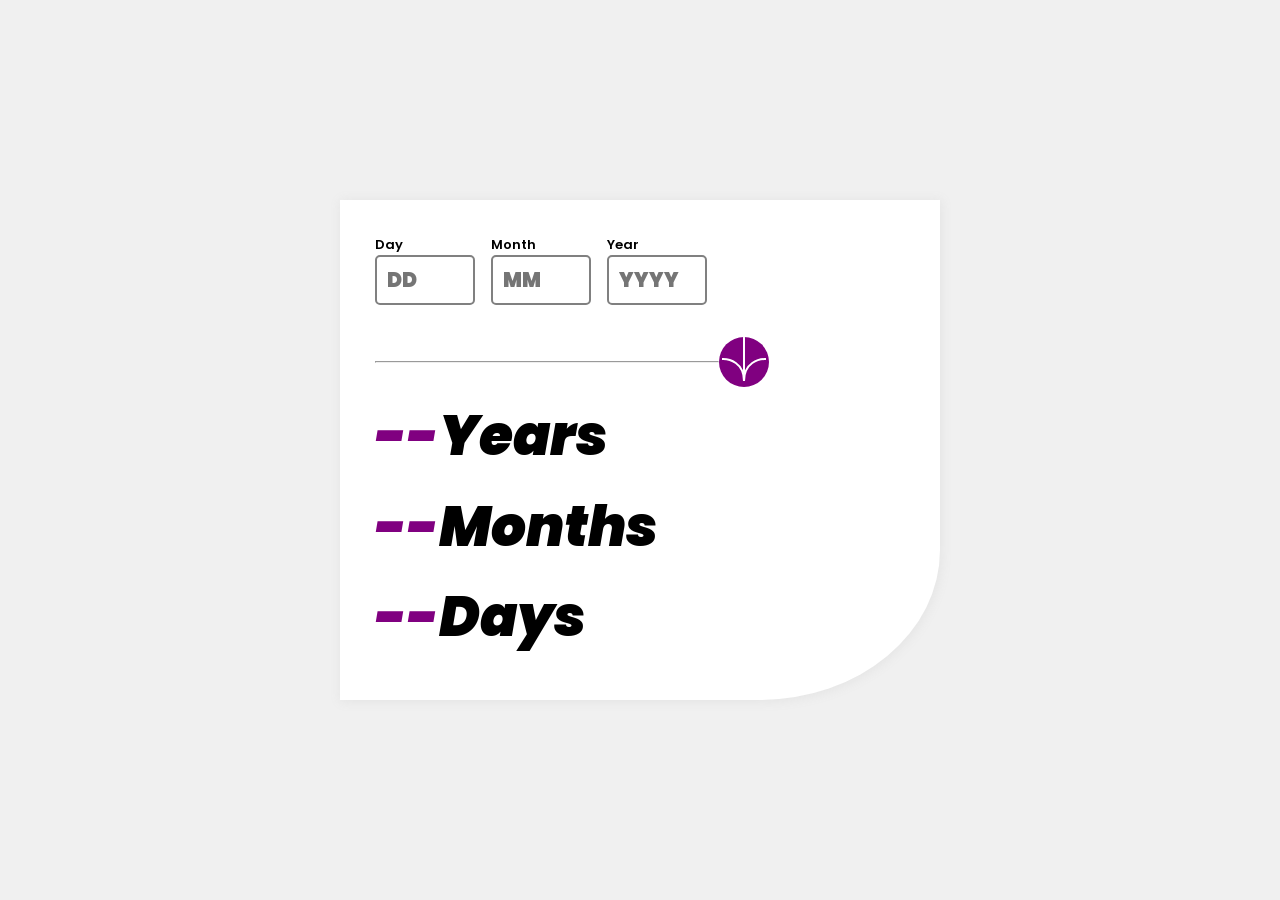
<file: Agecalculator.html>
<!DOCTYPE html>
<html lang="en">
<head>
    <meta charset="UTF-8">
    <meta name="viewport" content="width=device-width, initial-scale=1.0">
    <link rel="stylesheet" href="./Agecalculator.css">
    <link rel="shortcut icon" href="./assets/favicon-32x32.png" type="image/x-icon">
    <title>Age Calculator | berti</title>
</head>
<body>
    <div id="parent">
        <div class="wrapper">
            <div class="inputwrapper">
                <div class="inputcontainer">
                    <label for="day">Day</label>
                    <input placeholder="DD" type="number" id="day">
                    <small>this field is required</small>
                </div>

                
                <div class="inputcontainer">
                    <label for="Month">Month</label>
                    <input placeholder="MM" type="number" id="month">
                    <small>this field is required</small>
                </div>

                 
                <div class="inputcontainer">
                    <label for="Year">Year</label>
                    <input placeholder="YYYY" type="number" id="year">
                    <small>this field is required</small>
                </div>
            </div>

            <div class="horizontalLine">
                <hr>
                <button>
                    <img src="./assets/icon-arrow.svg" alt="">
                </button>
            </div>

            <div class="textcontainer">
                <div>
                    <span>--</span>
                   <p>Years</p> 
                </div>

                <div>
                    <span>--</span>
                   <p>Months</p> 
                </div>

                 <div>
                    <span>--</span>
                   <p>Days</p> 
                </div>
            </div>

        </div>
    </div>
</body>
</html>
</file>
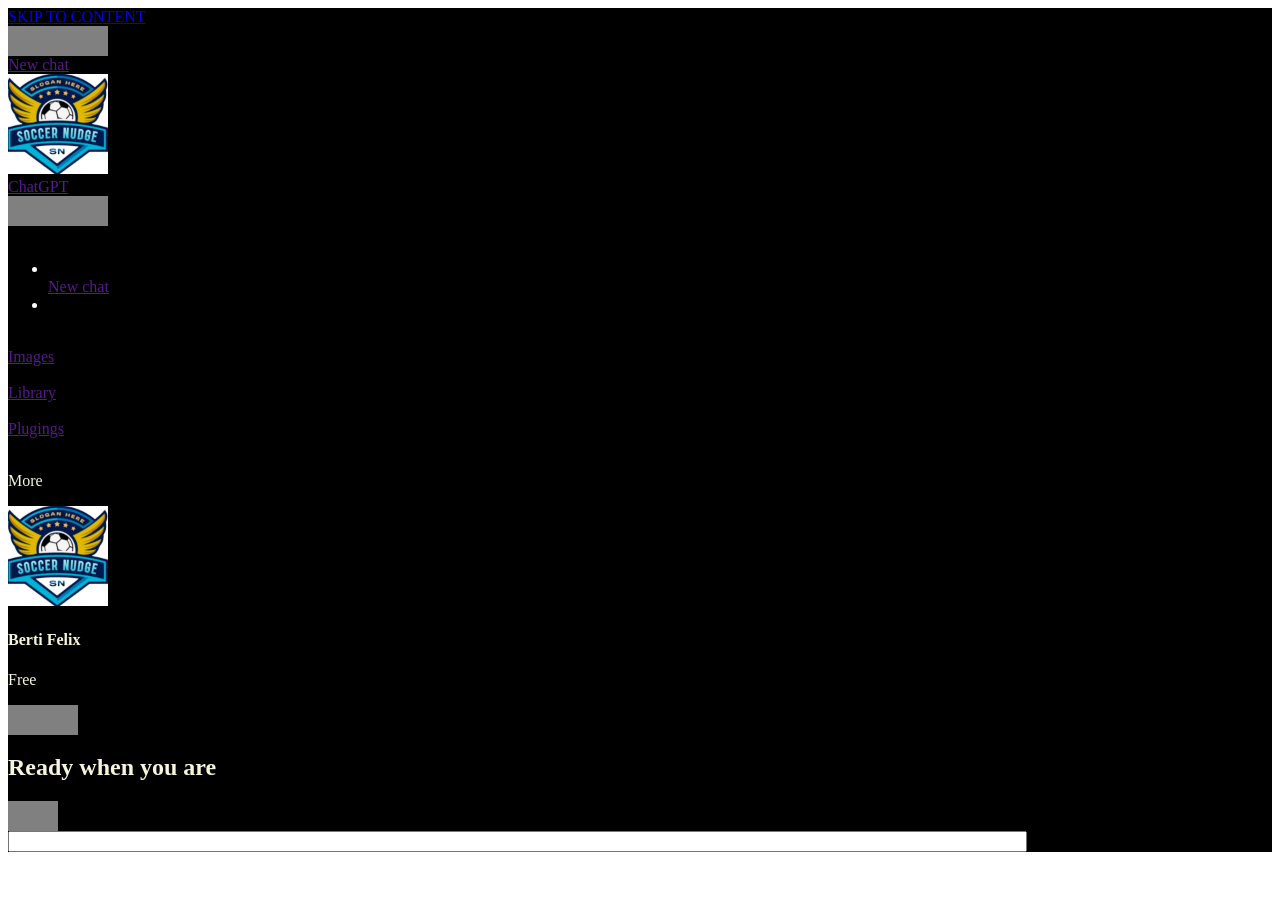
<file: assignment.html>
<!DOCTYPE html>
<html lang="en">
<head>
    <meta charset="UTF-8">
    <meta name="viewport" content="width=device-width, initial-scale=1.0">
    <title>Document</title>
</head>
<body>
    <div style=" height: auto; width: 100%; background-color: black;">
        <a href="#">SKIP TO CONTENT</a>
        <div style="background-color: gray; height: 30px; width: 100px;"></div>
        <a href="">New chat</a>
        <br>
        <img src="./f93474560.jpg" alt="" style="height: 100px; width: 100px;">
        <br>
        <a href="">ChatGPT</a>
        <div style="background-color: gray; height: 30px; width: 100px;"></div>
        <br>
        <ul>
            <li style="color: white;"></li>
            <a href="">New chat</a>
            <li style="color: white;"></li>
        </ul>
        
        <br>
        <a href="">Images</a>
        <br>
        <br>
        <a href="">Library</a>
        <br>
        <br>
        <a href="">Plugings</a>
        <br>
        <br>
        <p style="color: beige;">More</p>
        <img src="./f93474560.jpg" alt="" style="height: 100px; width: 100px;">
        <h4 style="color: beige;">Berti Felix</h4>
        <p style="color: beige;">Free</p>
         <div style="background-color: gray; height: 30px; width: 70px;"></div>
         <h2 style="color: beige;">Ready when you are</h2>
          <div style="background-color: gray; height: 30px; width: 50px;"></div>
          <input type="text" style="width: 80%;">
    </div>

     
        

    
</body>
</html>
</file>
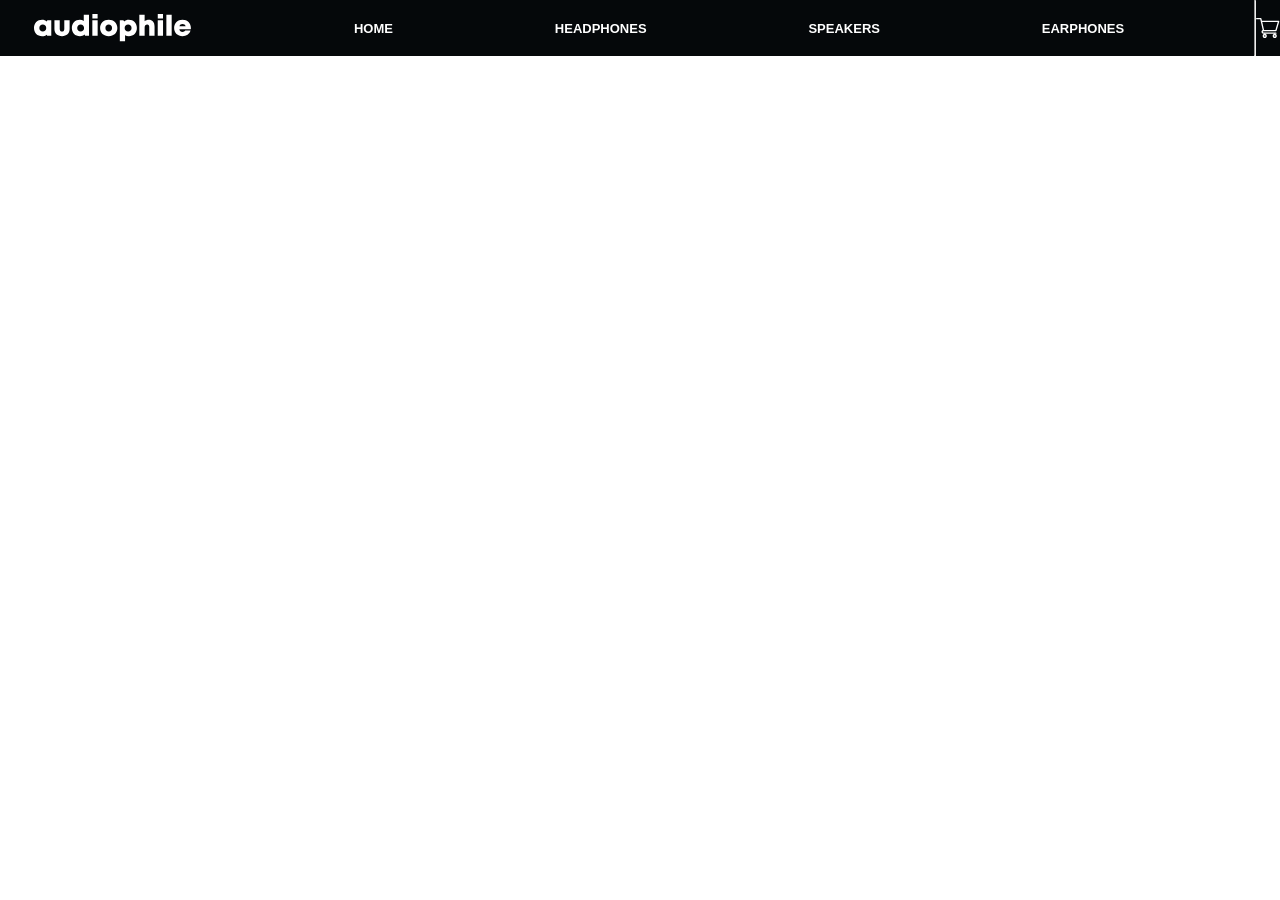
<file: assignment2.html>
<!DOCTYPE html>
<html lang="en">
<head>
    <meta charset="UTF-8">
    <meta name="viewport" content="width=device-width, initial-scale=1.0">
    <link rel="stylesheet" href="./assignment2.css">

    <title>Document</title>
</head>
<body>
    <header>
        <div class="logo">
            <svg width="143" height="25" viewBox="0 0 143 25" fill="none" xmlns="http://www.w3.org/2000/svg"><path fill-rule="evenodd" clip-rule="evenodd" d="M57.9755 4.10884V0H53.2131V4.10884H57.9755ZM41.8721 20.3997C43.5076 20.3997 44.9648 19.8429 46.1074 18.8803L46.5635 19.9241H50.1425V0.792094L45.3611 0.792093V6.38308C44.3548 5.75732 43.1686 5.40721 41.8721 5.40721C37.5634 5.40721 34.4943 8.52769 34.4943 12.896C34.4943 17.2644 37.5634 20.3997 41.8721 20.3997ZM7.36265 20.3849C8.99354 20.3849 10.4497 19.8476 11.5995 18.9152L12.0137 19.9093H15.7527V5.85311L12.1479 5.85285L11.6531 6.93986C10.4936 5.98222 9.01642 5.42934 7.36265 5.42934C3.06909 5.42934 0 8.52769 0 12.8809C0 17.2493 3.06909 20.3849 7.36265 20.3849ZM8.00933 16.098C6.19773 16.098 4.86614 14.7278 4.86614 12.8921C4.86614 11.0677 6.18681 9.69748 8.00933 9.69748C9.82094 9.69748 11.1525 11.0677 11.1525 12.8921C11.1525 14.7278 9.82094 16.098 8.00933 16.098ZM32.4542 13.8899C32.4542 17.823 29.6916 20.3849 25.544 20.3849C21.396 20.3849 18.6184 17.823 18.6184 13.8899V5.86794H23.4549V13.6793C23.4549 15.163 24.2516 16.0355 25.544 16.0355C26.836 16.0355 27.6177 15.1482 27.6177 13.6793V5.86794H32.4542V13.8899ZM39.3758 12.8963C39.3758 14.7317 40.7074 16.1128 42.519 16.1128C44.3306 16.1128 45.6622 14.7317 45.6622 12.8963C45.6622 11.0607 44.3306 9.67952 42.519 9.67952C40.7074 9.67952 39.3758 11.0607 39.3758 12.8963ZM58.0127 5.86768V19.9239H53.1762V5.86768H58.0127ZM68.1095 20.3849C72.6727 20.3849 75.9821 17.2384 75.9821 12.896C75.9821 8.53888 72.6727 5.40747 68.1095 5.40747C63.5315 5.40747 60.237 8.53888 60.237 12.896C60.237 17.2384 63.5315 20.3849 68.1095 20.3849ZM65.0812 12.8963C65.0812 14.7546 66.346 16.0355 68.1095 16.0358C69.873 16.0358 71.1378 14.7548 71.1378 12.8966C71.1378 11.0492 69.873 9.75709 68.1095 9.75709C66.346 9.75709 65.0812 11.038 65.0812 12.8963ZM82.9978 25V19.4663C83.9888 20.0655 85.1511 20.3997 86.4208 20.3997C90.7144 20.3997 93.7835 17.2753 93.7835 12.896C93.7835 8.51676 90.7144 5.40721 86.4208 5.40721C84.7523 5.40721 83.2662 5.98508 82.1114 6.98463L81.5056 5.86794H78.2165V25H82.9978ZM82.6307 12.8958C82.6307 14.7424 83.9623 16.1126 85.7739 16.1126C87.5743 16.1126 88.9171 14.7424 88.9171 12.8958C88.9171 11.0492 87.5855 9.679 85.7739 9.679C83.9623 9.679 82.6307 11.0492 82.6307 12.8958ZM100.839 19.9241V12.4181C100.839 10.6143 101.751 9.57462 103.215 9.57462C104.477 9.57462 105.046 10.4011 105.046 12.0222V19.9241H109.882V11.4597C109.882 7.81629 107.811 5.45225 104.587 5.45225C103.188 5.45225 101.873 5.95931 100.839 6.79279V0.792093H96.0023V19.9241H100.839ZM117.574 0V4.10884H112.811V0H117.574ZM117.611 5.86768H112.774V19.9239H117.611V5.86768ZM125.489 0.792093V19.9241H120.653V0.792093H125.489ZM135.34 20.3851C138.863 20.3851 141.704 18.3808 142.692 15.1729H137.879C137.414 15.9957 136.47 16.4911 135.34 16.4911C133.813 16.4911 132.79 15.6573 132.474 14.045H142.9C142.963 13.6103 143 13.1868 143 12.7633C143 8.63988 139.866 5.40747 135.34 5.40747C130.933 5.40747 127.714 8.57611 127.714 12.8854C127.714 17.1795 130.959 20.3851 135.34 20.3851ZM132.559 11.3639H138.236C137.811 9.95908 136.8 9.20109 135.34 9.20109C133.931 9.20109 132.951 9.96767 132.559 11.3639Z" fill="white"></path></svg>
        </div>
        <nav class="navbar">
             </div>
            <nav>
                <ul>
                    <li class="j1">HOME</li>
                    <li class="j1">HEADPHONES</li>
                    <li class="j1">SPEAKERS</li>
                    <li class="j1">EARPHONES</li>
                </ul>
                <div>
        </nav>  
                          
            </nav>
            <hr>
        </div>
        <div class="cart">
            <svg class="cursor-pointer" width="24" height="20" viewBox="0 0 24 20" fill="none" xmlns="http://www.w3.org/2000/svg"><path fill-rule="evenodd" clip-rule="evenodd" d="M7.51883 13.1946H7.51776C7.14161 13.1955 6.83595 13.491 6.83595 13.8542C6.83595 14.2179 7.14268 14.5139 7.51954 14.5139H19.9154C20.293 14.5139 20.599 14.8092 20.599 15.1736C20.599 15.538 20.293 15.8333 19.9154 15.8333H18.75H8.75H7.51954C6.38876 15.8333 5.46876 14.9455 5.46876 13.8542C5.46876 13.0421 5.97843 12.343 6.70493 12.0382L4.23686 1.31944H0.683595C0.306016 1.31944 0 1.02412 0 0.659722C0 0.295329 0.306016 0 0.683595 0H4.78516C5.1056 0 5.38295 0.214753 5.45256 0.516611L5.94122 2.63889H22.6498C22.8643 2.63889 23.0663 2.73613 23.1956 2.9014C23.3246 3.06668 23.3659 3.28074 23.307 3.47986L20.5726 12.716C20.4888 12.9991 20.2205 13.1944 19.9154 13.1944H7.5215L7.51883 13.1946ZM8.75 15.8333C9.89873 15.8333 10.8333 16.7679 10.8333 17.9167C10.8333 19.0654 9.89873 20 8.75 20C7.60127 20 6.66667 19.0654 6.66667 17.9167C6.66667 16.7679 7.60127 15.8333 8.75 15.8333ZM18.75 15.8333C19.8987 15.8333 20.8333 16.7679 20.8333 17.9167C20.8333 19.0654 19.8987 20 18.75 20C17.6013 20 16.6667 19.0654 16.6667 17.9167C16.6667 16.7679 17.6013 15.8333 18.75 15.8333ZM19.3997 11.875L21.7435 3.95833H6.24492L8.06784 11.875H19.3997ZM9.44444 17.9167C9.44444 17.5338 9.13285 17.2222 8.75 17.2222C8.36715 17.2222 8.05556 17.5338 8.05556 17.9167C8.05556 18.2995 8.36715 18.6111 8.75 18.6111C9.13285 18.6111 9.44444 18.2995 9.44444 17.9167ZM18.75 17.2222C19.1328 17.2222 19.4444 17.5338 19.4444 17.9167C19.4444 18.2995 19.1328 18.6111 18.75 18.6111C18.3672 18.6111 18.0556 18.2995 18.0556 17.9167C18.0556 17.5338 18.3672 17.2222 18.75 17.2222Z" fill="white"></path></svg>
        </div>
    </header>
</body>
</html>
</file>
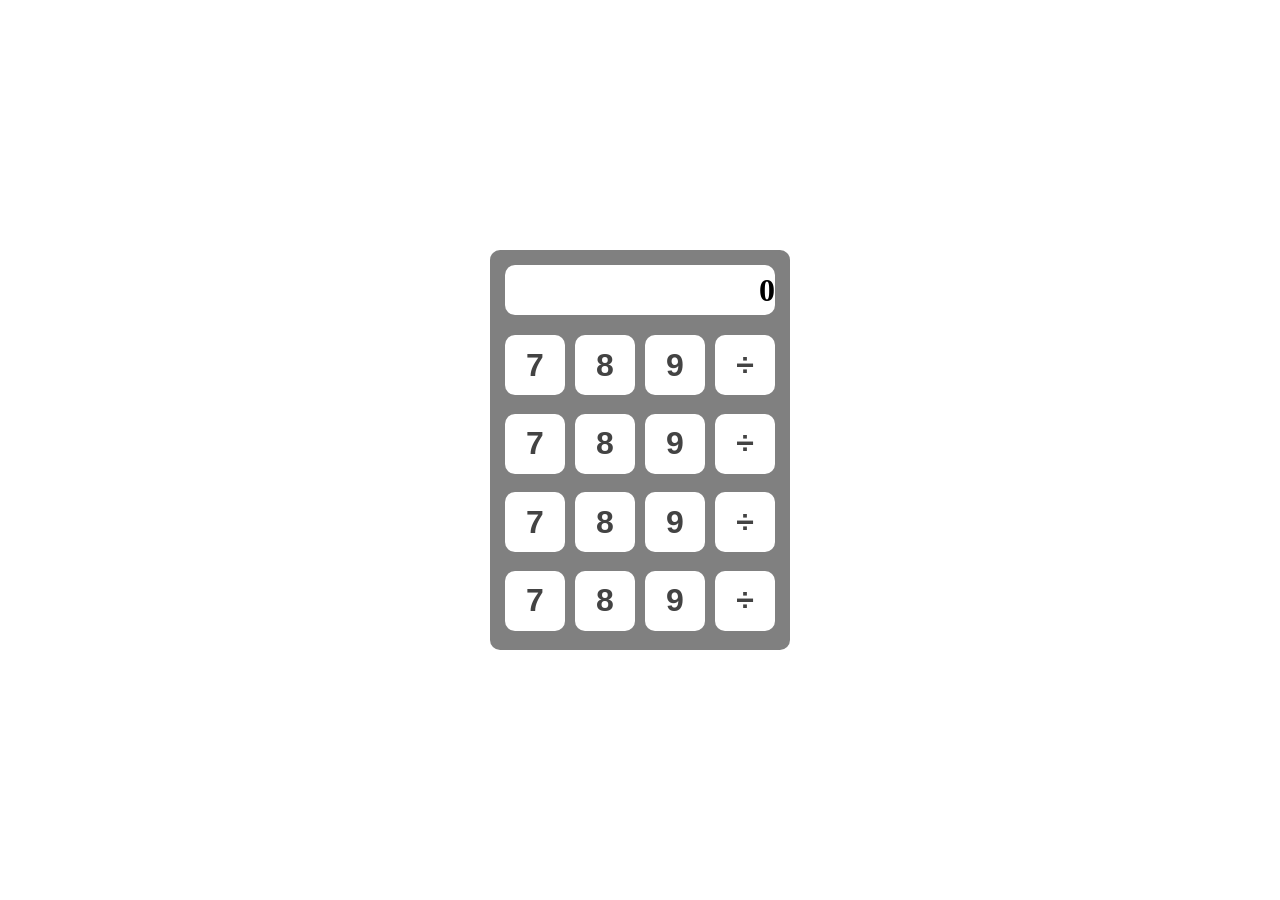
<file: classwork.html>
<!DOCTYPE html>
<html lang="en">
<head>
    <meta charset="UTF-8">
    <meta name="viewport" content="width=device-width, initial-scale=1.0">
    <link rel="stylesheet" href="classwork.css">
    <title>calculator</title>
</head>
<body>
    <div id="parent">
        <div class="wrapper">
            <div class="inputwrapper">
                <span class="screen">0</span>
            </div>
            <div class="buttons">
                 <div>
                <button>7</button>
                <button>8</button>
                <button>9</button>
                <button>÷</button>
            </div>
            <div>
                <button>7</button>
                <button>8</button>
                <button>9</button>
                <button>÷</button>
            </div>
            <div>
                <button>7</button>
                <button>8</button>
                <button>9</button>
                <button>÷</button>
            </div>
            <div>
                <button>7</button>
                <button>8</button>
                <button>9</button>
                <button>÷</button>
            </div>
            </div>
           
                
                
            </div>
        </div>
    </div>
</body>
</html>
</file>
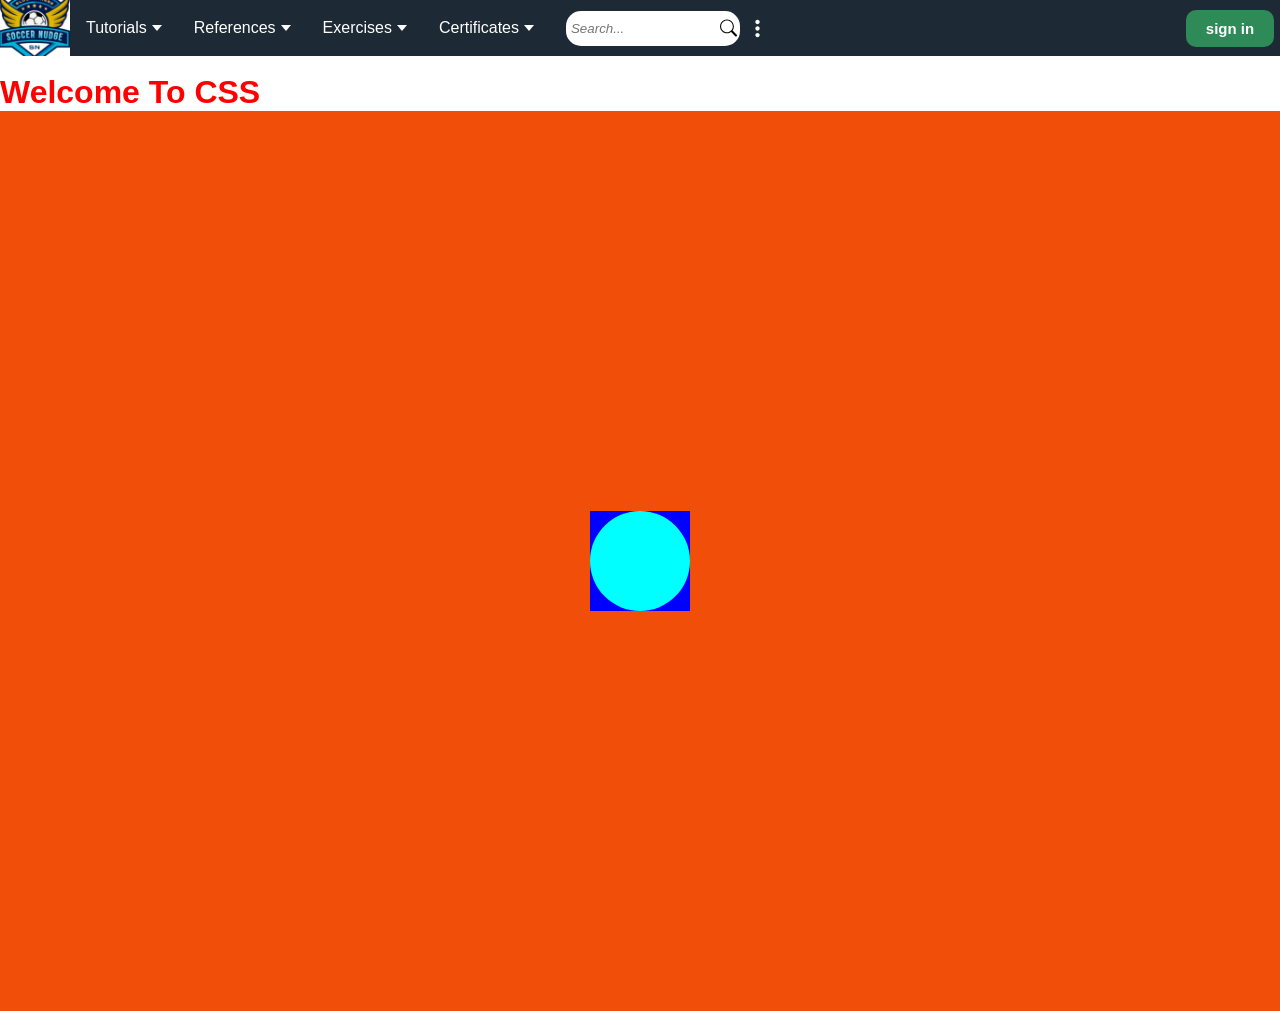
<file: newclass.html>
<!DOCTYPE html>
<html lang="en">
<head>
    <meta charset="UTF-8">
    <meta name="viewport" content="width=device-width, initial-scale=1.0">
    <link rel="stylesheet" href="./class.css">

    <title>Welcome To CSS</title>
</head>
<body>
<header>
    <div class="great">
        <img src="./f93474560.jpg" alt="" srcset="">
    </div>
    <div class="navbar">
        <nav>
            <ul>
                <li class="uty">Tutorials</li>
                <li class="uty">References</li>
                <li class="uty">Exercises</li>
                <li class="uty">Certificates</li>

                <div class="searchbar">
                    <div class="">
                        <input type="search" placeholder="Search..." name="" id="">
                        <svg id="tnb-google-search-icon" viewBox="0 0 17 16" fill="none" xmlns="http://www.w3.org/2000/svg">
                            <path d="M11.8153 10.3439C12.6061 9.2673 13.0732 7.9382 13.0732 6.5C13.0732 2.91015 10.163 0 6.57318 0C2.98333 0 0.0731812 2.91015 0.0731812 6.5C0.0731812 10.0899 2.98333 13 6.57318 13C8.01176 13 9.3412 12.5327 10.4179 11.7415L10.4171 11.7422C10.4466 11.7822 10.4794 11.8204 10.5156 11.8566L14.3661 15.7071C14.7566 16.0976 15.3898 16.0976 15.7803 15.7071C16.1708 15.3166 16.1708 14.6834 15.7803 14.2929L11.9298 10.4424C11.8936 10.4062 11.8553 10.3734 11.8153 10.3439ZM12.0732 6.5C12.0732 9.53757 9.61075 12 6.57318 12C3.53561 12 1.07318 9.53757 1.07318 6.5C1.07318 3.46243 3.53561 1 6.57318 1C9.61075 1 12.0732 3.46243 12.0732 6.5Z" fill="black"></path>
                        </svg>
                    </div>

                    <span>
                        <svg xmlns="http://www.w3.org/2000/svg" viewBox="0 0 640 640">
                            <path d="M320 208C289.1 208 264 182.9 264 152C264 121.1 289.1 96 320 96C350.9 96 376 121.1 376 152C376 182.9 350.9 208 320 208zM320 432C350.9 432 376 457.1 376 488C376 518.9 350.9 544 320 544C289.1 544 264 518.9 264 488C264 457.1 289.1 432 320 432zM376 320C376 350.9 350.9 376 320 376C289.1 376 264 350.9 264 320C264 289.1 289.1 264 320 264C350.9 264 376 289.1 376 320z"></path>
                        </svg>
                        <p class="bob">see more</p>
                    </span>
                </div>
            </ul>
          
            
               

            </div>
        </nav>
    </div>
    <div class="wraper">
        <button class="signin">sign in</button>
    </div>
    

</header>
<br>
    <h1>Welcome To CSS</h1>
    <h1></h1>

    <div class="jaden">
        <div class="jaden1"></div>
        <div class="jaden2"></div>
    </div>
</body>
</html>
</file>
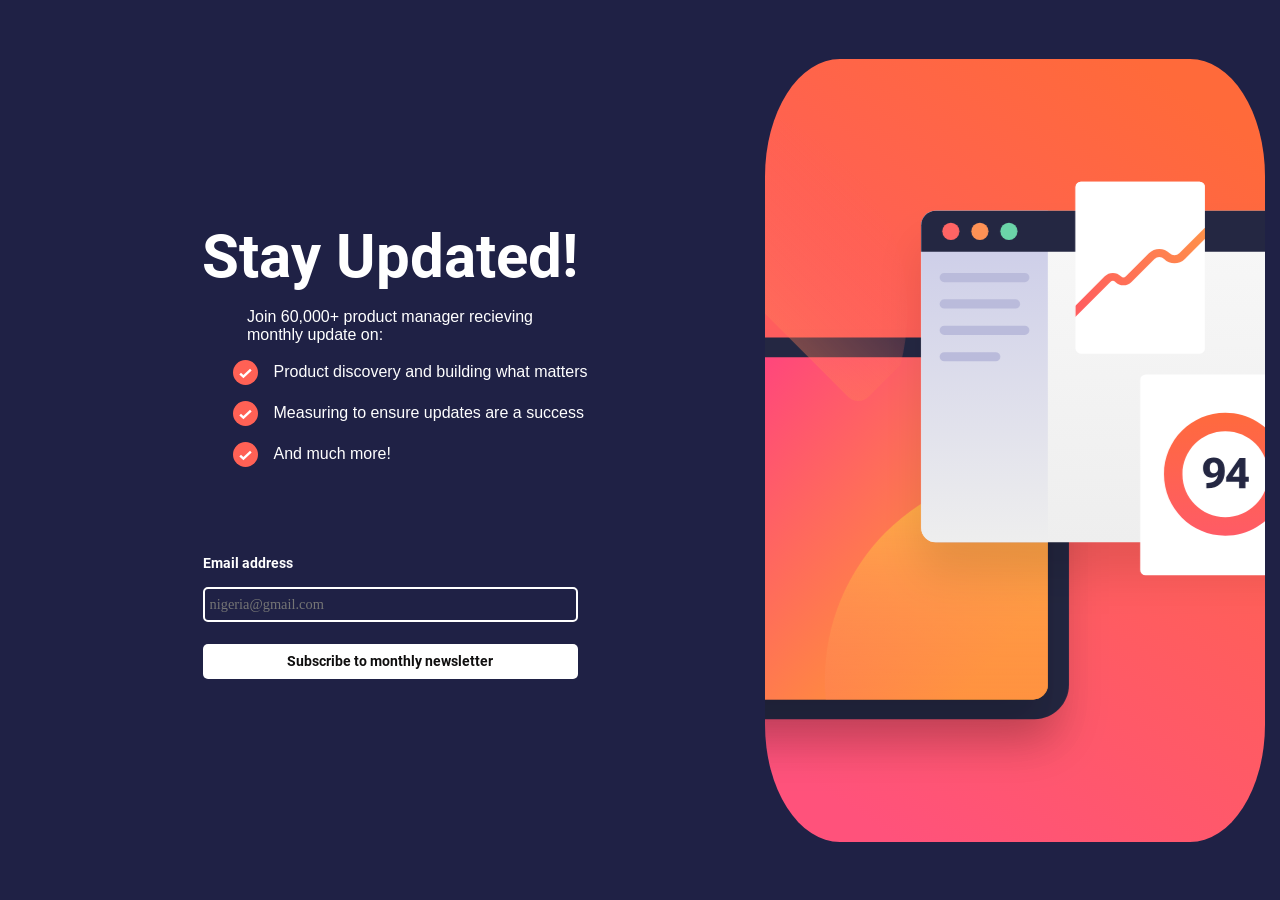
<file: practice.html>
<!DOCTYPE html>
<html lang="en">
<head>
    <meta charset="UTF-8">
    <meta name="viewport" content="width=device-width, initial-scale=1.0">
    <link rel="stylesheet" href="./practice.css">
    <link rel="shortcut icon" href="./assets/favicon-32x32.png" type="image/x-icon">
    <title>My First Project Using CSS | Bertifelix </title>
</head>
<body>
    <div id="parentcontainer">
        <section class="parent1">
            <div class="writup">
                
            </div>
            <h1 class="stay">Stay Updated!</h1>
            <p>
                Join 60,000+ product manager recieving <br> 
                monthly update on:
            </p>
            <ul>
                <li>
                     <img src="./assets/icon-list.svg" alt="list icon">
                    <p>Product discovery and building what matters</p>
                </li>
            
                <li>
                    <img src="./assets/icon-list.svg" alt="list icon">
                    <p>Measuring to ensure updates are a success</p>
                </li>
                <li>
                    <img src="./assets/icon-list.svg" alt="list icon">
                    <p>And much more!</p>
                </li>
            </ul>
            <div class="mail">
            <h2 class="email-address">Email address</h2>
        </div>
        <div class="input">
            <input class="email-input" type="email" placeholder="nigeria@gmail.com">
        </div>
        <div class="button">
            <button class="btn">Subscribe to monthly newsletter</button>

        </div>
        </section>
        
        <section class="parent2">
            <div class="sam"></div>
        </section>
        

    </div>
</body>
</html>
</file>
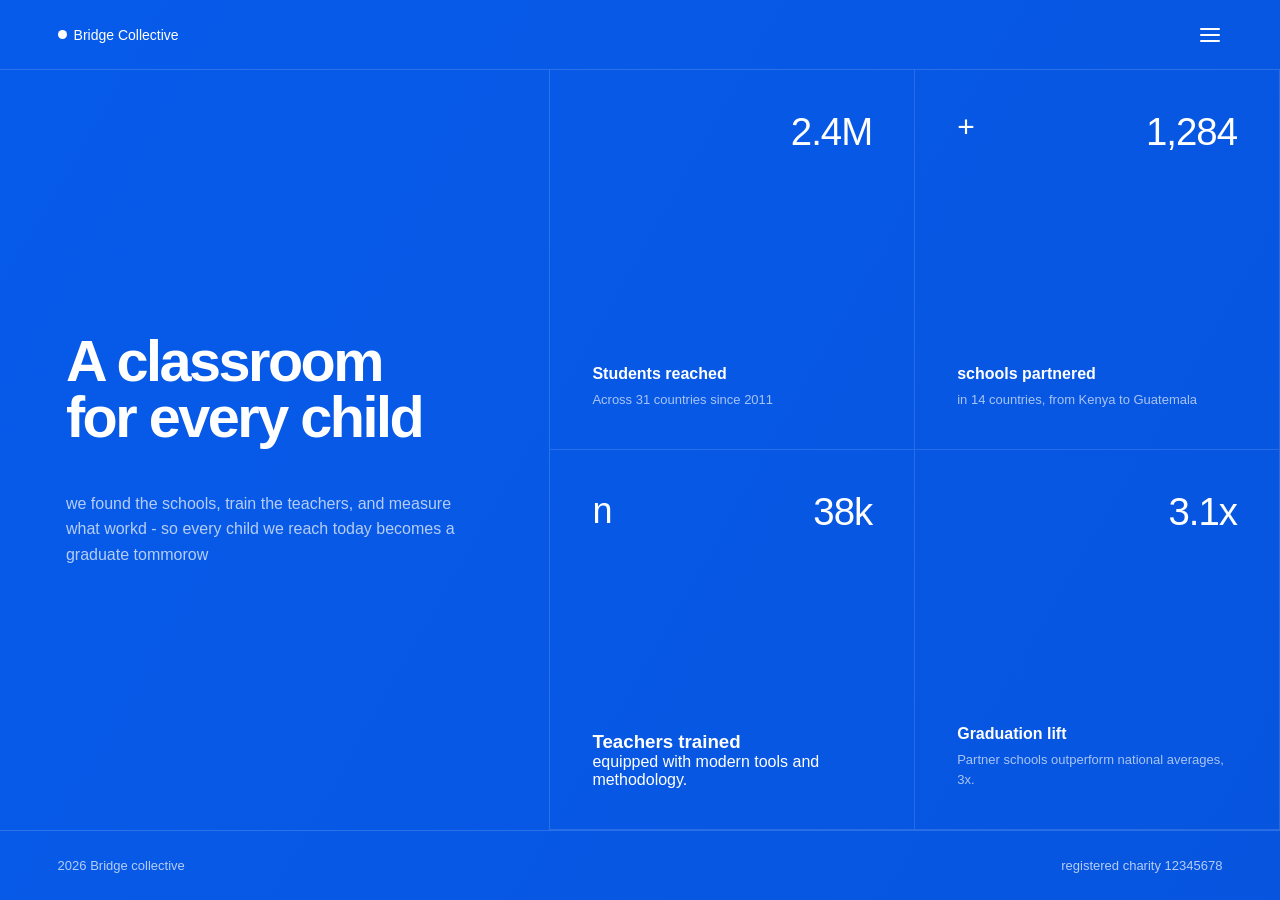
<file: task.html>
<!DOCTYPE html>
<html lang="en">
<head>
    <meta charset="UTF-8">
    <meta name="viewport" content="width=device-width, initial-scale=1.0">
    <link rel="stylesheet" href="task.css">
    <title>Bridge Collective</title>
</head>
<body>
    <div class="page">
        <!--header-->
        <header class="header">
            <div class="logo">
                <span class="logo-dot"></span>
                Bridge Collective
            </div>
            <div class="menu">
                <span></span>
                <span></span>
                <span></span>
            </div>
        </header>

        
       <main class="main">
        <!--LEFT HERO SECTION-->
        <section class="hero">
            <div class="hero-content">
                <h1>A classroom <br>for every child</h1>
                <p>we found the schools, train the teachers, and measure what workd - so every child we reach today becomes a graduate tommorow</p>
            </div>
        </section>

       
        <section class="stats">
            <div class="stat-box">
                <div class="stat-top">
                    <div class="icon sparkle"></div>
                    <div class="number">2.4M</div>
                     </div> 
                    <div class="stat-text">
                        <h3>Students reached</h3>
                        <p>Across 31 countries since 2011</p>
                    </div>
                  </div>
                    
                    <div class="stat-box">
                        <div class="stat-top">
                        <div class="icon plus">+</div>
                        <div class="number">1,284</div>
                        </div>                        
                        <div class="stat-text">
                        <h3>schools partnered</h3>
                        <p>in 14 countries, from Kenya to Guatemala</p>
                        </div>
                    </div>

                    <!--teachers-->
                    <div class="stat-box">
                        <div class="stat-top">
                            <div class="icon arrow">n</div>
                            <div class="number">38k</div>
                        </div>
                        <div class="start-text">
                            <h3>Teachers trained</h3>
                            <p>equipped with modern tools and methodology.</p>
                        </div>
                    </div>
                    <!--Graduation-->
                    <div class="stat-box">
                        <div class="stat-top">
                            <div class="icon chart"></div>
                            <div class="number">3.1x</div>
                        </div>
                        <div class="stat-text">
                            <h3>Graduation lift</h3>
                            <p>Partner schools outperform national averages, 3x.</p>
                        </div>
                    </div>
                
            
        </section>
       </main>

       <!--FOOTER-->
       <footer class="footer">
        <div>2026 Bridge collective</div>
        <div>registered charity 12345678</div>
       </footer>
    </div>
       
    
</body>
</html>
</file>
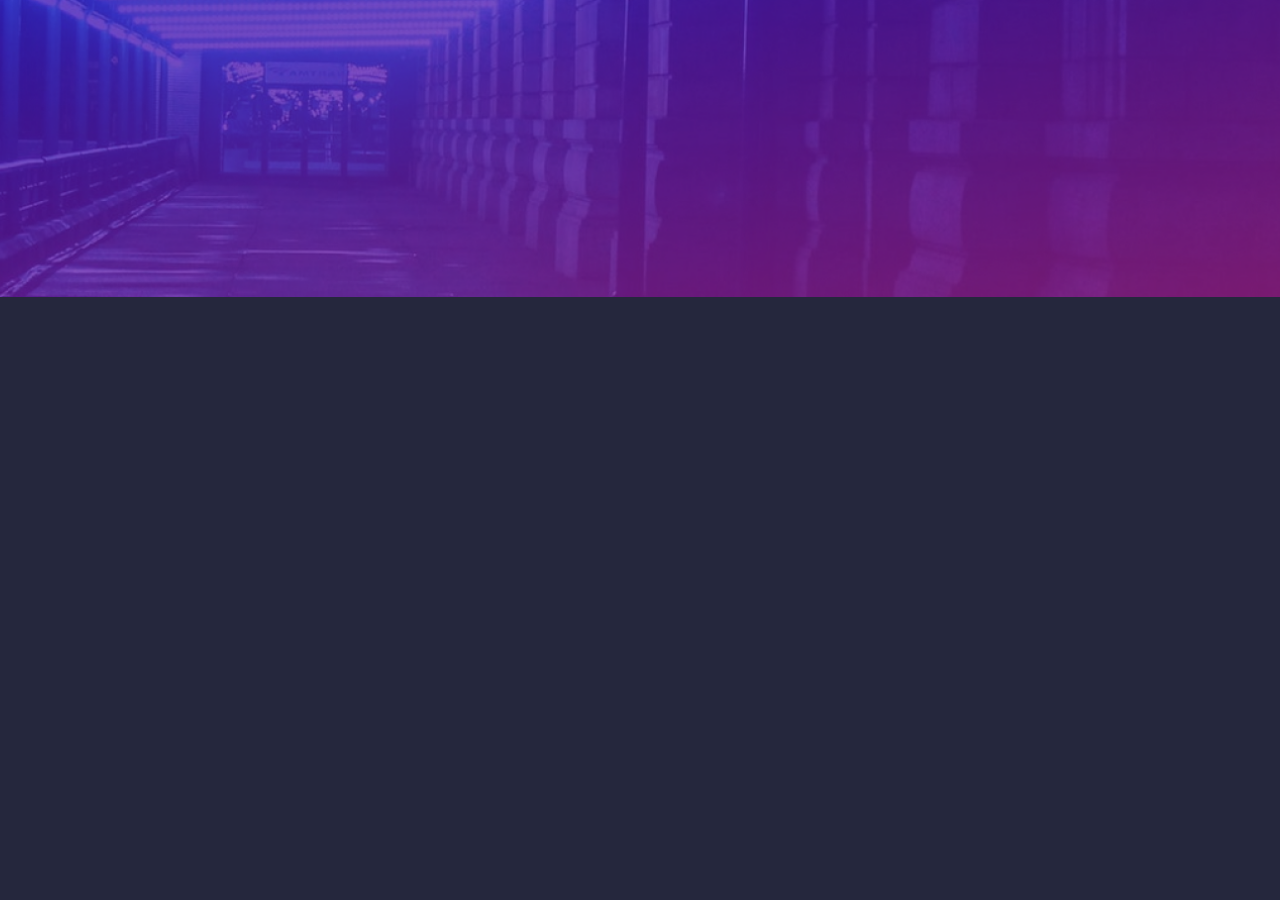
<file: todo.html>
<!DOCTYPE html>
<html lang="en">
<head>
    <meta charset="UTF-8">
    <meta name="viewport" content="width=device-width, initial-scale=1.0">
    <link rel="stylesheet" href="./todo.css">
    <title>Todo list</title>
</head>
<body>
    <div id="parent">
       <div class="layer1">
        <img src="./assets/Bitmap1.png" alt="">
       </div>
       <div class="layer2"></div>
       <div class="tododiv">
        <div class="items">
           
            
        </div>
       </div>
    </div>
</body>
</html>
</file>
<file: Agecalculator.css>
@import url('https://fonts.googleapis.com/css2?family=Poppins:ital,wght@0,100;0,200;0,300;0,400;0,500;0,600;0,700;0,800;0,900;1,100;1,200;1,300;1,400;1,500;1,600;1,700;1,800;1,900&display=swap');

*{
    padding: 0;
    margin: 0;
    box-sizing: border-box;
    font-family: "Poppins", sans-serif;
}

input[type="number"]::-webkit-inner-spin-button,
input[type="number"]::-webkit-outer-spin-button{
    appearance: none;
}
#parent{
    height: 100vh;
    width: 100%;
    display: flex;
    align-items: center;
    justify-content: center;
    background: #f0f0f0;
}

.wrapper{
    height: 500px;
    width: 600px;
    background-color: white;
    border-bottom-right-radius: 30%;
    box-shadow: 1px 1px 11px 1px #e4e4e4;
    padding: 2.2em;
    flex-direction: column;
    display: flex;
}

.inputwrapper{
    align-items: center;
    display: flex;
    width: 100%;
    /* height: 60px; */
    gap: 1em;
    margin-bottom: 2em;
}

.inputcontainer{
    display: flex;
    flex-direction: column;
    align-items: start;
}

.inputcontainer > label{
    font-size: 13px;
    font-weight: 600;
    text-decoration: uppercase;

}
.inputcontainer > input{
    width: 100px;
    padding: 8px 10px;
    font-weight: 900;
    font-size: 20px;
    border-radius: 5px;
    outline: none;
    border: 2px solid gray;

}

.inputcontainer > input:focus{
    border-color: purple;
}
.inputcontainer > small{
    font-size: 10px;
    word-wrap: break-word;
    word-break: break-all;
    display: none;
}
.horizontalLine{
    display: flex;
    align-items: center;
    width: 100%;
}
.horizontalLine > hr{
    width: 65%;
    background-color: gray;
}
.horizontalLine > button{
    background-color: purple;
    border-radius: 50%;
    width: 50px;
    height: 50px;
    overflow: hidden;
    cursor: pointer;
    border: none;
}

.textcontainer{
    display: flex;
    align-items: center;
    width: 100%;
    flex-direction: column;
    justify-content: space-evenly;
    flex: 1;
}

.textcontainer > div{
    display: flex;
    align-items: center;
    width: 100%;
}
.textcontainer > div> span{
    color: purple;
    font-size: 55px;
    font-weight: 900;
    font-style: italic;
}
.textcontainer > div > p{
    color: black;
    font-size: 55px;
    font-weight: 900;
    font-style: italic;
}
</file>
<file: assignment2.css>
*{
    padding: 0%;
    margin: 0%;
    box-sizing: border-box;
    font-family: sans-serif;
}

header{
    width: 100%;
    height: 56px;
    background-color: #05080a;
    display: flex;
}
.navbar{
    height: 100%;
    display: flex;
    flex: 1;
}
.navbar> nav{
    display: flex;
    width: 100%;
}
.navbar> nav > ul{
    /* width: 100%; */
    display: flex;
    align-items: start;
    justify-content: space-evenly;
    flex:1;
    gap: 2em;
}
.navbar> nav > ul >li{
    list-style: none;
    color: white;
    height: 100%;
    display: flex;
    justify-content: center;
    align-items: center;
    user-select: none;
    cursor: pointer;
    text-transform: uppercase;
    font-size: 13px;
    font-weight: 700;
}

.navbar> nav > ul > li:hover{
    color: orange;
}
.header>nav{
    align-items: center;
    width: 100%;
    padding: 25px 0;
    display: flex;
    position: relative;
}

.logo{
    justify-content: center;
    align-items: center;
    display: flex;
}

.logo svg{
    height: 70%;
    width: 70%;
    object-fit: inherit;
    justify-content: center;
    align-items: center;
}

.cart{
    cursor: pointer;
    display: block;
    display: flex;
    align-items: center;
}
</file>
<file: classwork.css>
*{
    padding: 0;
    margin: 0;
    box-sizing: border-box;
    
}
#parent{
    height: 100vh;
    width: 100%;
    display: flex;
    align-items: center;
    justify-content: center;
    background: white;
}
 .wrapper{
    height: 400px;
    width: 300px;
    background-color: gray;
    border-radius: 10px;
    padding: 15px;
    display: flex;
    flex-direction: column;
    gap: 1em;
 }
 .inputwrapper{
    align-items: center;
    display: flex;
    width: 100%;
    height: 50px;
    

    border-radius: 10px;
   
    background: white;
 }
 .inputwrapper > .screen{
    display: flex;
    height: 100%;
    width: 100%;
   justify-content: end;
    font-size: 2em;
    font-weight: 600;
    align-items: center;
    
 }

 .buttons{
    display: flex;
    flex-direction: column;
    flex: 1;
    gap: 10px;
 }

 .buttons > div{
    width: 100%;
    display: flex;
    justify-content: space-between;
    align-items: center;
    height: calc(100% / 4);
 }
 .buttons > div >button{
    width: 60px;
    height: 60px;
    justify-content: center;
    align-items: center;
    display: flex;
    font-size: 2em;
    font-weight: 600;
    color: rgb(67 67 67);
    border: none;
    cursor: pointer;
    border-radius: 10px;
    background-color: white;
 }
</file>
<file: class.css>
*{
    padding: 0;
    margin: 0;
    box-sizing: border-box;
    font-family:  sans-serif;
}

h1{
    color: red; 
}


header{
    width: 100%;
    height: 56px;
    background-color: #1d2a35;
    display: flex;
}
.great{
    height: 100%;
    width: 70px;
    }

    .great img{
        height: 100%;
        width: 100%;
        object-fit: cover;
    }

    .navbar{
        height: 100%;
        display: flex;
        flex: 1;
              
    }

    .navbar > nav{
        display: flex;
        width: 100%;
    }

    .navbar> nav > ul{
        width: 100%;
        display: flex;
        align-items: center;
        justify-content: start;
        height: 100%;
    }

    .navbar> nav > ul > li{
        list-style:none;
        color: white;
        height: 100%;
        /* width: calc(80% / 4); */
        display: flex;
        padding-inline: 1em;
        justify-content: center;
        align-items: center;
        user-select: none;
        -moz-user-select: none;
        cursor: pointer;
        transition: all 0.5s linear;
        /* background-color: seagreen; */
    }
.wraper{
    width: 100px;
    height: 100%;
    display: flex;
    align-items: center;
    justify-content: center;
    
}
.signin{
    display: inline;
    background-color: seagreen;
    color: white;
    border: none;
    padding: 10px 20px;
    border-radius: 10px;
    font-size: 15px;
    font-weight: 600;
}

.postion{
    position: sticky;
    top: 0;
    background-color: blue;
   
}   

.uty::after{
    content: "";
    width: 0;
    height: 0;
    margin-left: 5px;
    border-left: 5px solid transparent;
    border-right: 5px solid transparent;
    border-top: 6px solid white;
}

.searchbar{
   height: 100%;
    display: flex;
    align-items: center;
    justify-content: center;
    padding-inline: 1em;
}

.searchbar > div{
    /* padding: 9px; */
    border-radius: 15px;
    height: 35px;
    min-width: 150px;
    overflow: hidden;
    position: relative;
    display: flex;
    background-color: white;
   align-items: center;
    
}

.searchbar > div > input{
    width: 100%;
    height: 100%;
    padding-left: 5px;
    border: none;
    outline: none;
    background-color: none;
}

.searchbar > div > input::placeholder{
    font-style: italic;
}

.searchbar > div > svg{
    position: absolute;
    right: 0;
    height: 18px;
    width: 18px;
    margin-right: 2px;
}

.navbar> nav > ul > li:hover{
    background-color: seagreen;

}

.searchbar > span{
    height: 35px;
    width: 35px;
    border-radius: 50%;
    padding: 5px;
    position: relative;
}

.searchbar > span:hover{
    background-color: #38444d;
    
}

.searchbar > span > svg{
    fill: white !important; 
}

.searchbar > span>p{
    content: "see more";
    padding: 5px 10px;
    border-radius: 5px;
    background-color: aliceblue;
    font-weight: lighter;
    position: absolute;
    display: none;
    /* visibility: hidden; */
    margin-left: 10px;
    z-index: 10px;
white-space: nowrap;


}

.searchbar > span:hover .bob{
    display: inline;
    
}

.jaden{
    width: 100%;
    height: 100vh;
    background-color: #f14f09;
    display: flex;
    align-items: center;
    justify-content: space-around;
    position: relative;
}


.jaden1{
    height: 100px;
    width: 100px;
    background-color: aqua;
    border-radius: 50%;
    animation: great 8s linear infinite;
    position: absolute;
}

.jaden2{
    height: 100px;
    width: 100px;
    background-color: blue;
    /* animation: great 3s linear infinite alternate both; */
}

@keyframes great {
    0%{
        top: 0;
        left: 0;
        background: linear-gradient(30deg, rgb(225, 214, 214), rgb(93, 93, 4), rgb(109, 9, 42), rgba(133, 90, 134, 0.406));
    }
    25%{
        top: 0%;
        left: calc(100% - 10%);
        background:fixed linear-gradient(60deg, rgb(0, 225, 255), rgb(255, 0, 183), rgb(42, 62, 42), rgb(52, 3, 112));
     }50%{
        top: calc(95% - 10%);
        left: calc(100% - 10%);
        background: linear-gradient(90deg, orange, brown, pink, purple);
     }75%{
        top: calc(95% - 10%);
         background: linear-gradient(180deg, red, yellow, green, blue);
        left: 0;
       
        }100%{
        top: 0;
        left: 0;
    }

/* 
    0%{
        transform: rotate(120deg);
    }
    50%{
        transform: rotate(200deg);
    }100{
        transform: rotate(-40deg);  */
    }
</file>
<file: practice.css>
@font-face {
    font-family: "RobotBold";
    src: url("./assets/fonts/Roboto-Bold.ttf");
    
}
@font-face {
    font-family: "RobortRegular";
    src: url("./assets/fonts/Roboto-Regular.ttf");
}
*{
    padding: 0%;
    margin: 0%;
    box-sizing: border-box;
}
body{
    background-color: #1f2145;
}
#parentcontainer{
    height: 100vh;
    width: 100%;
    padding: 15px;
    display: flex;
}
.parent1{
    height: 100%;
    width: 60%;
    display: flex;
    flex-direction: column;
    justify-content: center;
    align-items: center;
}

.stay{
    font-family: "RobotBold", sans-serif;
    color: white;
    font-size: 60px;
    font-weight: 600;
}
.parent1 > p{
    font-size: 16px;
    font-weight: 500;
    font-family: RobotRegular, sans-serif;
    color: white;
    margin-block: 1em;
    
}
.parent1 > ul{
    display: flex;
    flex-direction: column;
    gap: 1em;
    padding-left: 2.5em;
    min-height: 150px;
    
    
}
.parent1 > ul >li{
    list-style: none;
    display: flex;
    align-items: center;
    gap: 1em;
}
.parent1 > ul > li > p{
    color: white;
    font-family: RobotRegular, sans-serif;
    font-size: 16px;
    word-break: break-all;
}
.parent1 > ul > li > img{
    width: 25px;
    height: 25px;
}
.mail{
    width: 50%;
    display: flex;
    justify-content: space-between;
    align-items: center;
    margin-top: 6%;
}
.email-address{
    font-family: "RobotBold", sans-serif;
    color: white;
    font-size: 0.9em;
    font-weight: 400;
    display: flex;
    align-items: center;
}
.input{
    width: 50%;
    display: flex;
    height: 35px;
    margin-top: 2%;
}
.email-input{
    width: 100%;
    height: 100%;
    background:transparent;
    border-radius: 5px;
    border: 2px solid white;
    padding: 0 5px 0 5px;
    color: white;
    font-size: 0.9em;
    font-weight: 500;
    font-family: "RobotRegular";
    outline: none;
}
.button{
    width: 50%;
    height: 35px;
    margin-top: 3%;
    display: flex;
}
.btn{
    width: 100%;
    height: 100%;
    border-radius: 5px;
    border: none;
    display: flex;
    color: rgb(15, 14, 14);
    font-family: "RobotBold", sans-serif;
    font-size: 0.9em;
    font-weight: 500;
    outline: none;
    justify-content: center;
    align-items: center;
    background: white;
    transition:  0.2s linear;
    cursor: pointer;
}

.btn:hover{
    background: linear-gradient(60deg, rgb(162, 45, 32), rgb(162, 45, 36), rgba(169, 76, 69, 0.893));
    color: white;
    transition: 0.2s linear;
}

.parent2{
    height: 100%;
    width: 40%;
    display: flex;
    align-items: center;
    justify-content: center;
}

 
.sam{
    height: 90%;
    width: 100%;
    border-radius: 15%;
    background: url("./assets/illustration-sign-up-desktop.svg");
    background-position: center;
    background-repeat: no-repeat;
    background-size: cover;
     
}

@media screen and (max-width : 786px){
    #parentcontainer{
       flex-direction: column;
       justify-content: center;
       align-items: center;
    }
    .parent1{
        order: 2;
        width: 100%;
        
    }
    
}
</file>
<file: task.css>
* {
    margin: 0;
    padding: 0;
    box-sizing: border-box;
}

body {
    font-family: Arial, Helvetica, sans-serif;
    background: #0759e8;
    color: white;
}


/* MAIN PAGE */

.page {
    min-height: 100vh;
    background: linear-gradient(
        120deg,
        #075bea,
        #0755df
    );

    display: flex;
    flex-direction: column;
    cursor: pointer;
}


/* HEADER */

.header {
    height: 70px;
    padding: 0 4.5%;

    display: flex;
    align-items: center;
    justify-content: space-between;

    border-bottom: 1px solid rgba(255,255,255,0.15);
}

.logo {
    display: flex;
    align-items: center;
    gap: 7px;

    font-size: 14px;
    font-weight: 500;
}

.logo-dot {
    width: 9px;
    height: 9px;

    background: white;
    border-radius: 50%;
}


/* MENU */

.menu {
    width: 22px;
    display: flex;
    flex-direction: column;
    gap: 4px;
}

.menu span {
    width: 20px;
    height: 2px;
    background: white;
    border-radius: 5px;
}


/* MAIN */

.main {
    flex: 1;

    display: grid;
    grid-template-columns: 43% 57%;
}


/* HERO */

.hero {
    border-right: 1px solid rgba(255,255,255,0.15);

    display: flex;
    align-items: center;
}

.hero-content {
    padding: 70px 12%;
}

.hero h1 {
    font-size: clamp(42px, 4.5vw, 68px);
    line-height: 0.98;
    letter-spacing: -2.5px;

    margin-bottom: 45px;
}

.hero p {
    max-width: 440px;

    font-size: 16px;
    line-height: 1.6;

    color: rgba(255,255,255,0.7);
}


/* STATISTICS */

.stats {
    display: grid;
    grid-template-columns: 1fr 1fr;
    grid-template-rows: 1fr 1fr;
    
}


/* INDIVIDUAL STAT */

.stat-box {
    padding: 40px 42px;

    border-bottom: 1px solid rgba(255,255,255,0.13);
    border-right: 1px solid rgba(255,255,255,0.13);

    display: flex;
    flex-direction: column;
    justify-content: space-between;
}


/* TOP */

.stat-top {
    display: flex;
    justify-content: space-between;
    align-items: flex-start;
}

.icon {
    font-size: 35px;
    font-weight: 200;
}

.sparkle {
    font-size: 42px;
}

.plus {
    font-size: 30px;
}

.arrow {
    font-size: 36px;
}

.chart {
    font-size: 35px;
}


/* NUMBERS */

.number {
    font-size: clamp(34px, 3vw, 48px);
    font-weight: 500;
    letter-spacing: -1px;
}


/* TEXT */

.stat-text h3 {
    font-size: 16px;
    margin-bottom: 7px;
}

.stat-text p {
    font-size: 13px;
    line-height: 1.5;

    color: rgba(255,255,255,0.65);
}


/* FOOTER */

.footer {
    height: 70px;

    padding: 0 4.5%;

    border-top: 1px solid rgba(255,255,255,0.15);

    display: flex;
    justify-content: space-between;
    align-items: center;

    font-size: 13px;
    color: rgba(255,255,255,0.7);
}


/* RESPONSIVE DESIGN */

@media (max-width: 800px) {

    .main {
        grid-template-columns: 1fr;
    }

    .hero {
        border-right: none;
        border-bottom: 1px solid rgba(255,255,255,0.15);
    }

    .hero-content {
        padding: 60px 8%;
    }

    .hero h1 {
        font-size: 48px;
        margin-bottom: 30px;
    }

    .stats {
        grid-template-columns: 1fr 1fr;
    }

    .stat-box {
        padding: 30px 25px;
    }

}


@media (max-width: 550px) {

    .header {
        height: 60px;
        padding: 0 6%;
    }

    .stats {
        grid-template-columns: 1fr;
    }

    .stat-box {
        min-height: 220px;
    }

    .footer {
        height: auto;
        padding: 20px 6%;

        flex-direction: column;
        gap: 10px;
        align-items: flex-start;
    }

}
</file>
<file: todo.css>
*{
    padding: 0;
    margin: 0;
    box-sizing: border-box;

}

#parent{
    height: 100vh;
    width: 100%;
    background: #25273D;
    display: flex;
    align-items: center;
    justify-content: center;
    flex-direction: column;
    position: relative;
}

.layer1{
    width: 100%;
    height: 33%;
   
}

.layer2{
    width: 100%;
    height: 67%;
}

.layer1 > img{
    width: 100%;
    object-fit: cover;
    object-position: center;
    height: 100%;

}
</file>
